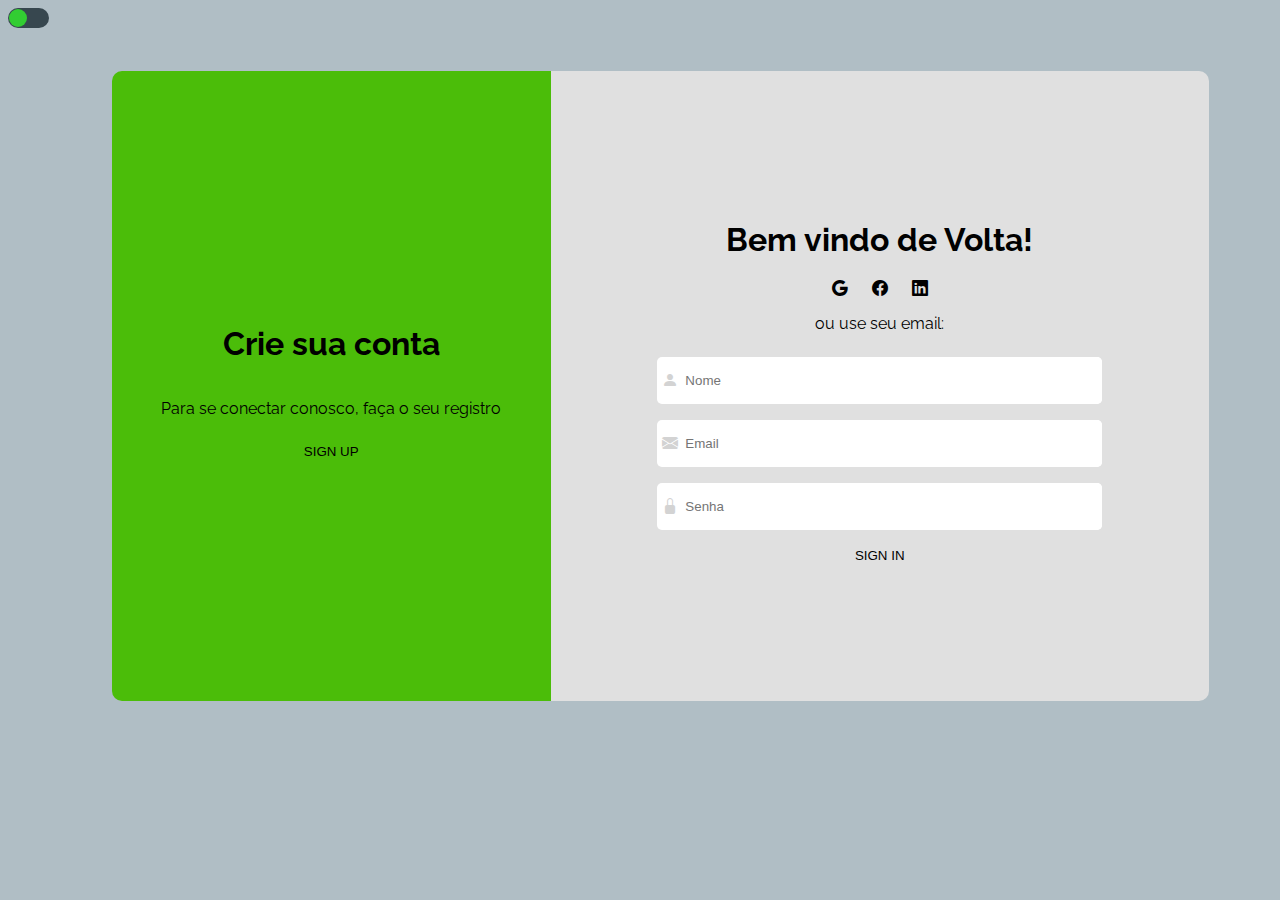
<file: index.html>
<!DOCTYPE html>
<html lang="pt-BR" class="darkmode">

<head>
    <meta charset="UTF-8">
    <meta name="viewport" content="width-device-width, inicial-scale=1.0">
    <title>Login</title>
    <link rel="shortcut icon" href="img/door.png" type="image/x-icon" />
    <link rel="stylesheet" type="text/css" href="style/style.css" />
    <link rel="stylesheet" href="https://cdn.jsdelivr.net/npm/bootstrap-icons@1.9.1/font/bootstrap-icons.css">
    <link rel="preconnect" href="https://fonts.googleapis.com">
    <link rel="preconnect" href="https://fonts.googleapis.com">
    <link rel="preconnect" href="https://fonts.gstatic.com" crossorigin>
    <link href="https://fonts.googleapis.com/css2?family=Lato&family=Raleway:wght@300&display=swap" rel="stylesheet">
</head>

<body>
    <div id="mode">
        <div class="switch-btn"></div>
    </div>
    <div class="container">
        <div class="signup">
            <h1>Crie sua conta</h1>
            <p>Para se conectar conosco, faça o seu registro</p>
            <button class="btn" id="signup-btn" type="button"
                onclick="window.location.replace('createAccount.html')">SIGN UP</button>
        </div>

        <div class="signin">
            <h1>Bem vindo de Volta!</h1>
            <div class="links">
                <a href="https://www.google.com.br/"><i class="bi bi-google"></i></a>
                <a href="https://www.facebook.com.br/"><i class="bi bi-facebook"></i></a>
                <a href="https://www.linkedin.com.br/"><i class="bi bi-linkedin"></i></a>
            </div>
            <p>ou use seu email:</p>
            <form class="form">
                <label class="label">
                    <i class="bi bi-person-fill"></i>
                    <input class="input" type="text" id="name" placeholder="Nome"><br>
                </label>
                <label class="label">
                    <i class="bi bi-envelope-fill"></i>
                    <input class="input" type="email" id="email" placeholder="Email" required><br>
                </label>
                <label class="label">
                    <i class="bi bi-lock-fill"></i>
                    <input class="input" type="password" id="password" placeholder="Senha" required><br>
                </label>
                <!--<input type="button" class="btn" id="signin-btn" onclick="entrar()" value="SIGN IN">-->
                <button class="btn" id="signin-btn" type="button" onclick="entrar()">SIGN IN</button>
            </form>
        </div>
    </div>
    <script src="script/script.js"></script>
</body>

</html>
</file>
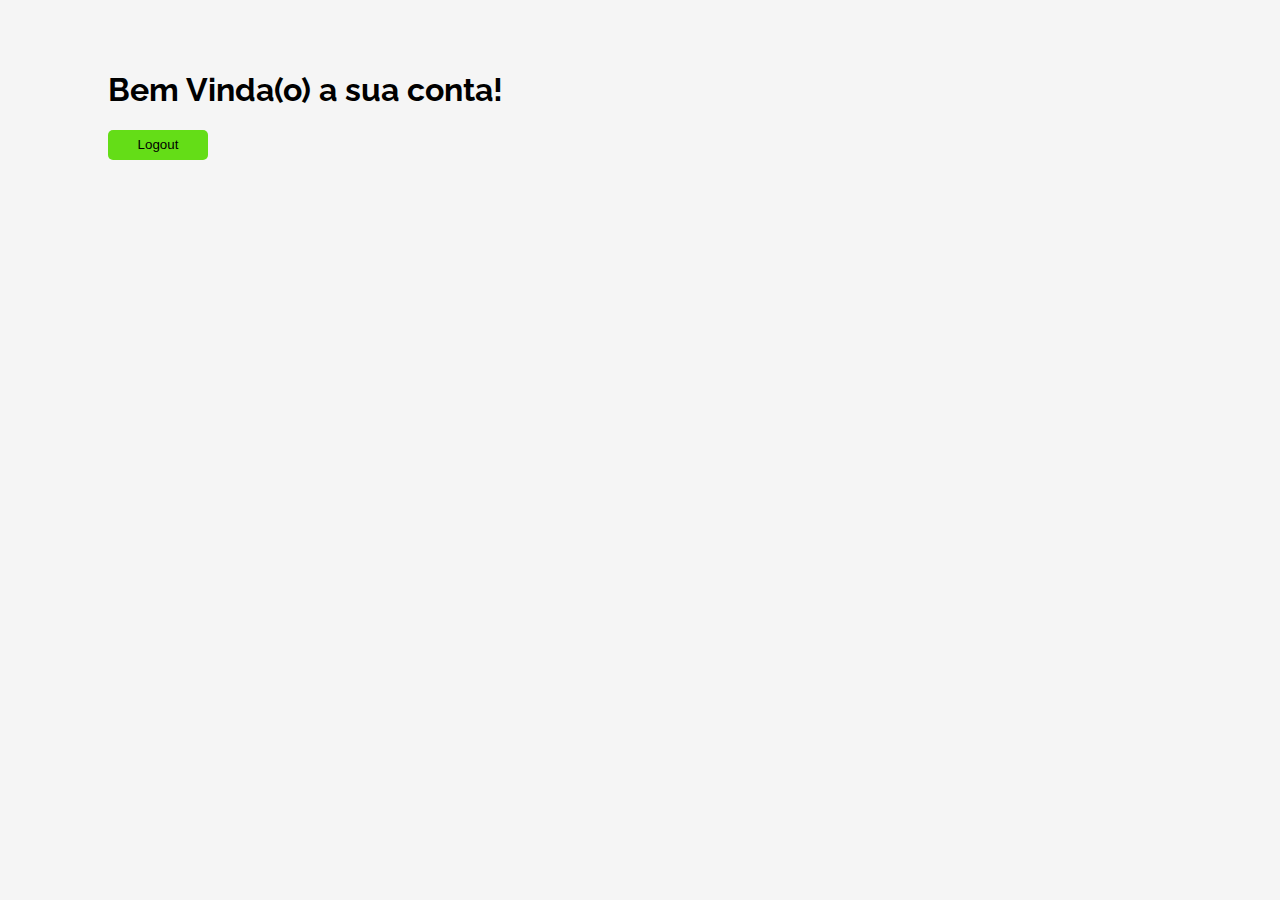
<file: accountPage.html>
<!DOCTYPE html>
<html lang="pt-BR">
<head>
    <meta charset="UTF-8">
    <meta name="viewport" content="width=device-width, initial-scale=1.0">
    <title>Bem Vinda(o)!</title>
    <link rel="shortcut icon" href="img/door.png" type="image/x-icon" />
    <link rel="stylesheet" type="text/css" href="style/style2.css" />
    <link rel="preconnect" href="https://fonts.googleapis.com">
    <link rel="preconnect" href="https://fonts.googleapis.com">
    <link rel="preconnect" href="https://fonts.gstatic.com" crossorigin>
    <link href="https://fonts.googleapis.com/css2?family=Lato&family=Raleway:wght@300&display=swap" rel="stylesheet">
</head>
<body>
    <div class="container">
        <h1>Bem Vinda(o) a sua conta!</h1>
        <button id="btnLogout" onclick="window.location.replace('index.html')">Logout</button>
    </div>
</body>
</html>
</file>
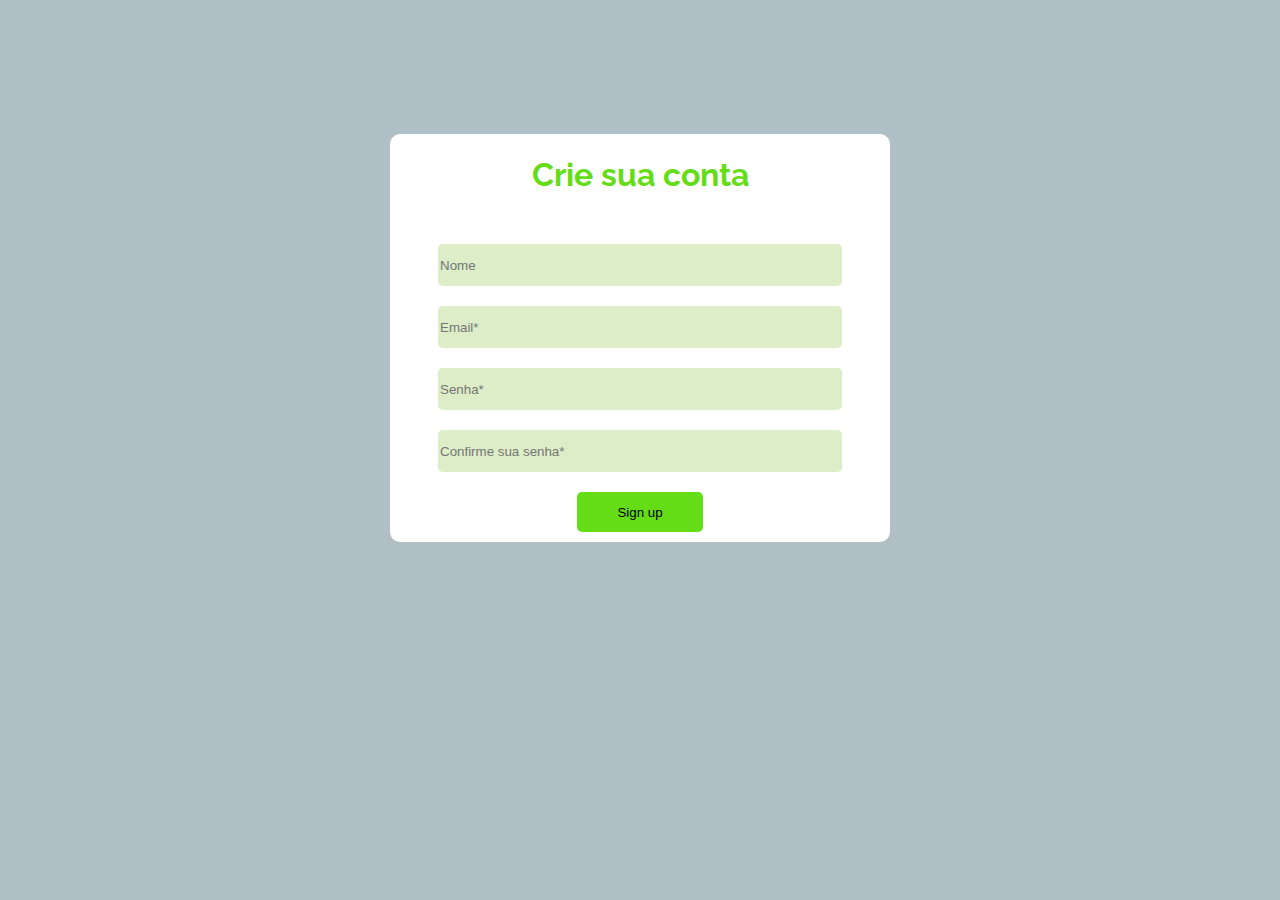
<file: createAccount.html>
<!DOCTYPE html>
<html lang="pt-BR">
<head>
    <meta charset="UTF-8">
    <meta name="viewport" content="width=device-width, initial-scale=1.0">
    <title>Inscreva-se</title>
    <link rel="shortcut icon" href="img/door.png" type="image/x-icon" />
    <link rel="stylesheet" type="text/css" href="style/style3.css" />
    <link rel="preconnect" href="https://fonts.googleapis.com">
    <link rel="preconnect" href="https://fonts.googleapis.com">
    <link rel="preconnect" href="https://fonts.gstatic.com" crossorigin>
    <link href="https://fonts.googleapis.com/css2?family=Lato&family=Raleway:wght@300&display=swap" rel="stylesheet">
</head>

<body>
    <div class="container">
        <div class="head"><h1>Crie sua conta</h1></div>
        <form class="formulario">
            <input type="text" id="nome" placeholder="Nome">
            <input type="email" id="email" placeholder="Email*" required>
            <input type="password" id="senha" placeholder="Senha*" required>
            <input type="password" id="confSenha" placeholder="Confirme sua senha*" required>
            <input type="button" id="btnSignup" onclick="signup()" value="Sign up">
        </form>        
    </div>
    <script src="script/script.js"></script>
</body>
</html>
</file>
<file: style/style.css>
:root {
    --background-body: #b0bec5;
    --background-left: #4bbd09;
    --background-right: #E0E0E0;
    --background-input: white;
    --background-btn-left: white;
    --background-btn-right: #4bbd09;
    --text-color: black;
    --color-hover: white;
    --link-color: black;
    --btn-hover-bg-left: #DCEDC8;
    --btn-hover-color-left: black;
    --btn-border-left: 1px solid black;
    --btn-hover-bg-right: white;
    --btn-hover-color-right: #00b71a;
    --btn-border-right: 1px solid #00b71a;
    --bg-mode: #37474F;
}

body.darkmode{
    --background-body: #37474F;
    --background-left: #3bb700;
    --background-right: #546E7A;
    --background-input: white;    
    --background-btn-left: white;
    --background-btn-right: white;
    --text-color: white;
    --color-hover: #C6FF00;
    --link-color: white;
    --btn-hover-color: #3bb700;
    --btn-hover-bg-left: black;
    --btn-hover-color-left: white;
    --btn-border-left: 1px solid white;
    --btn-hover-bg-right: black;
    --btn-hover-color-right: white;
    --btn-border-right: 1px solid white;
    --bg-mode: white;
}

body {
    display: flex;
    justify-content: center;
    font-family: 'Raleway', sans-serif;
    background-color: var(--background-body);
    transition: 0.5s;
}

.container {
    display: flex;
    justify-content: center;
    align-items: center;
    height: 70vh;
    width: 150vh;
    margin: 5%;
    color: var(--text-color);
}

.signup {
    display: flex;
    flex-direction: column;
    justify-content: center;
    width: 40%;
    height: 100%;
    align-items: center;
    border-radius: 10px 0 0 10px;
    background-color: var(--background-left);
}

.signin {
    display: flex;
    flex-direction: column;
    justify-content: center;
    width: 60%;
    height: 100%;
    align-items: center;
    border-radius: 0 10px 10px 0;
    background-color: var(--background-right);
}

.btn {
    padding: 10px;
    align-self: center;
    width: 100px;
    border-radius: 20px;
    border: none;
    background-color: var(--background-btn);
}

form {
    display: flex;
    flex-direction: column;
    width: 70%;
}

label {
    display: flex;
    align-items: center;
    margin: 8px;
    border: none;
    border-radius: 5px;
    background-color: var(--background-input);
}

input {
    height: 5vh;
    width: 100%;
    border: none;
    border-radius: 5px;
    background-color: var(--background-input);
}

form .bi {
    padding: 0 5px;
    color: lightgray;
}

.links a {
    margin: 10px;
    color: var(--link-color);
}

.links a:hover {
    color: var(--color-hover);
}

#signup-btn:hover {
    background-color: var(--btn-hover-bg-left);
    color: var(--btn-hover-color-left);
    border: var(--btn-border-left);
}

#signin-btn:hover {
    background-color: var(--btn-hover-bg-right);
    color: var(--btn-hover-color-right);
    border: var(--btn-border-right);
}

#mode {
    position: relative;
    display: block;
    width: 50px;
    height: 20px;
    border-radius: 20px;
    transition: 0.5s;
    background-color: var(--bg-mode);
    cursor: pointer;
}
#mode .switch-btn{
    position: absolute;
    left: 0;
    top: 0;
    width: 20px;
    height: 20px;
    border-radius: 50%;
    transform: scale(0.9);
    transition: 0.5s;
    background-color: limegreen;
}

#mode.darkmode .switch-btn{
    left: 30px;
    background-color: #037918;
}
</file>
<file: style/style2.css>
@media only screen and (min-width: 700px) {
    .container {
        display: flex;
        justify-content: center;
        flex-direction: column;
        margin: 50px 0 0 100px;
    }

    body {
        font-family: 'Raleway', sans-serif;
        background-color: whitesmoke;
    }

    #btnLogout {
        border: none;
        background-color: #64dd17;
        border-radius: 5px;
        align-items: center;
        width: 100px;
        height: 30px;
    }
}

@media only screen and (max-width: 700px) {
    body {
        font-family: 'Raleway', sans-serif;
        margin: 10px 50px;
        background-color: whitesmoke;
    }
}
</file>
<file: style/style3.css>
body {
    background-color: #b0bec5;
    font-family: 'Raleway', sans-serif;
}

.container {
    display: flex;
    align-items: center;
    flex-direction: column;
    margin: 0 200px 0 200px;
    padding: 10%;
}

.head {
    background-color: white;
    display: flex;
    justify-content: center;
    border-radius: 10px 10px 0 0;
    width: 500px;
}

#btnSignup {
    padding: 0 40px 0 40px;
    width: auto;
}

form {
    display: flex;
    flex-direction: column;
    align-items: center;
    background-color: white;
    border-radius: 0 0 10px 10px;
    width: 500px;
    padding-top: 20px;
}

input {
    margin: 2%;
    height: 40px;
    width: 400px;    
    border: none;
    background-color: #dcedc8;
    border-radius: 5px;
}

h1{
    color: #64dd17;
}

#btnSignup{
    background-color: #64dd17;
}
</file>
